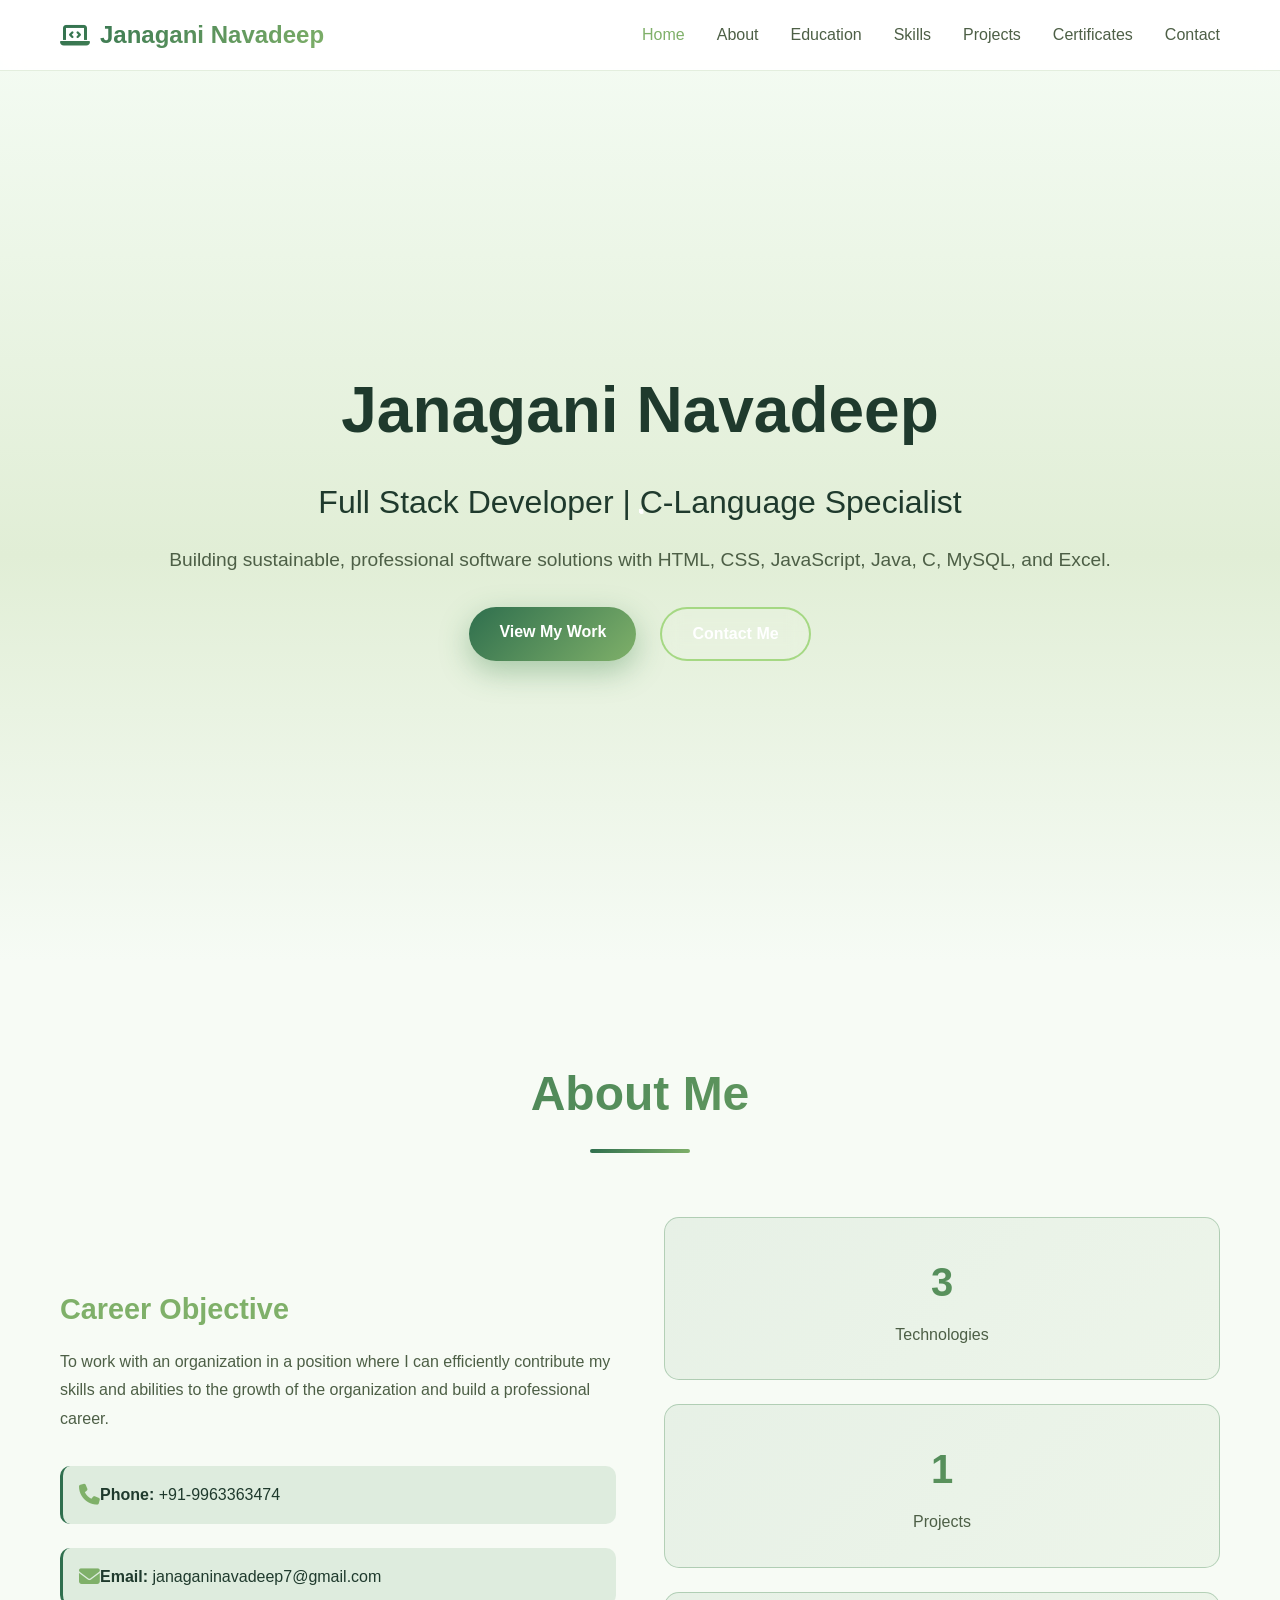
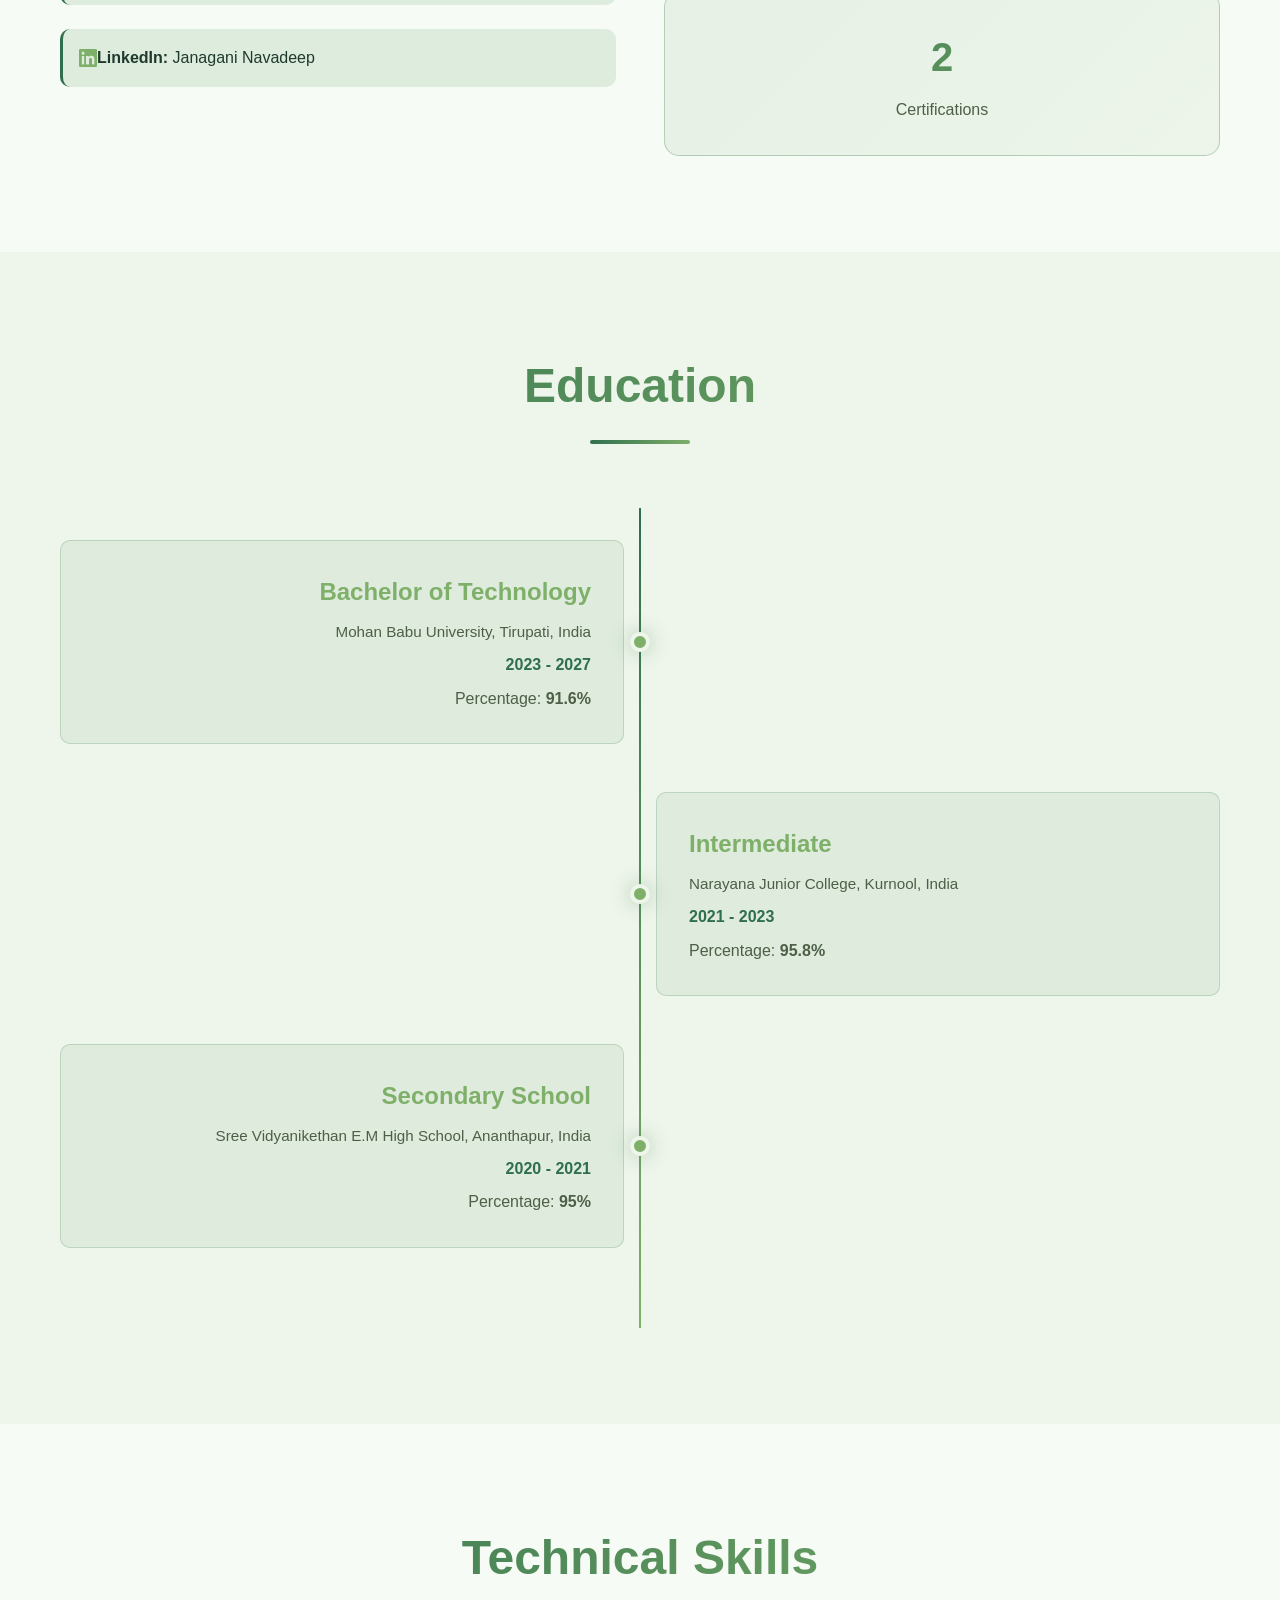
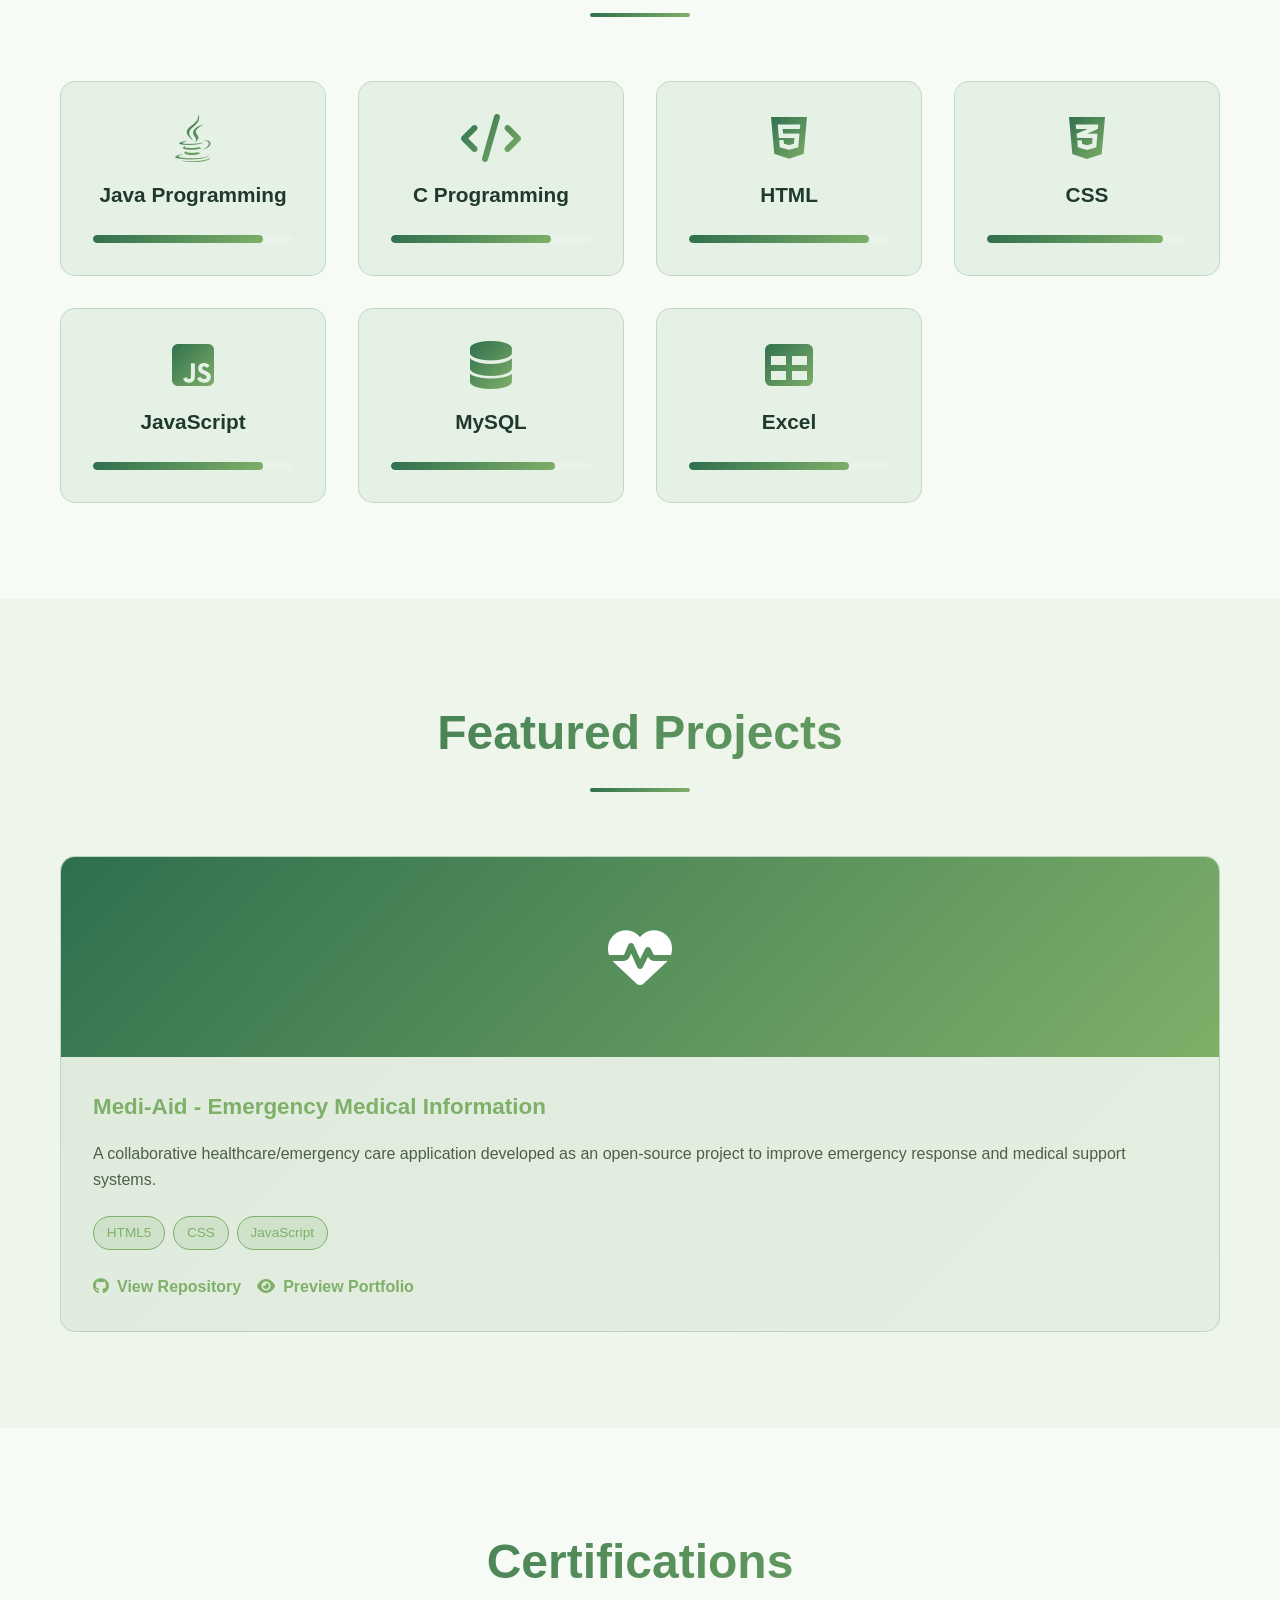
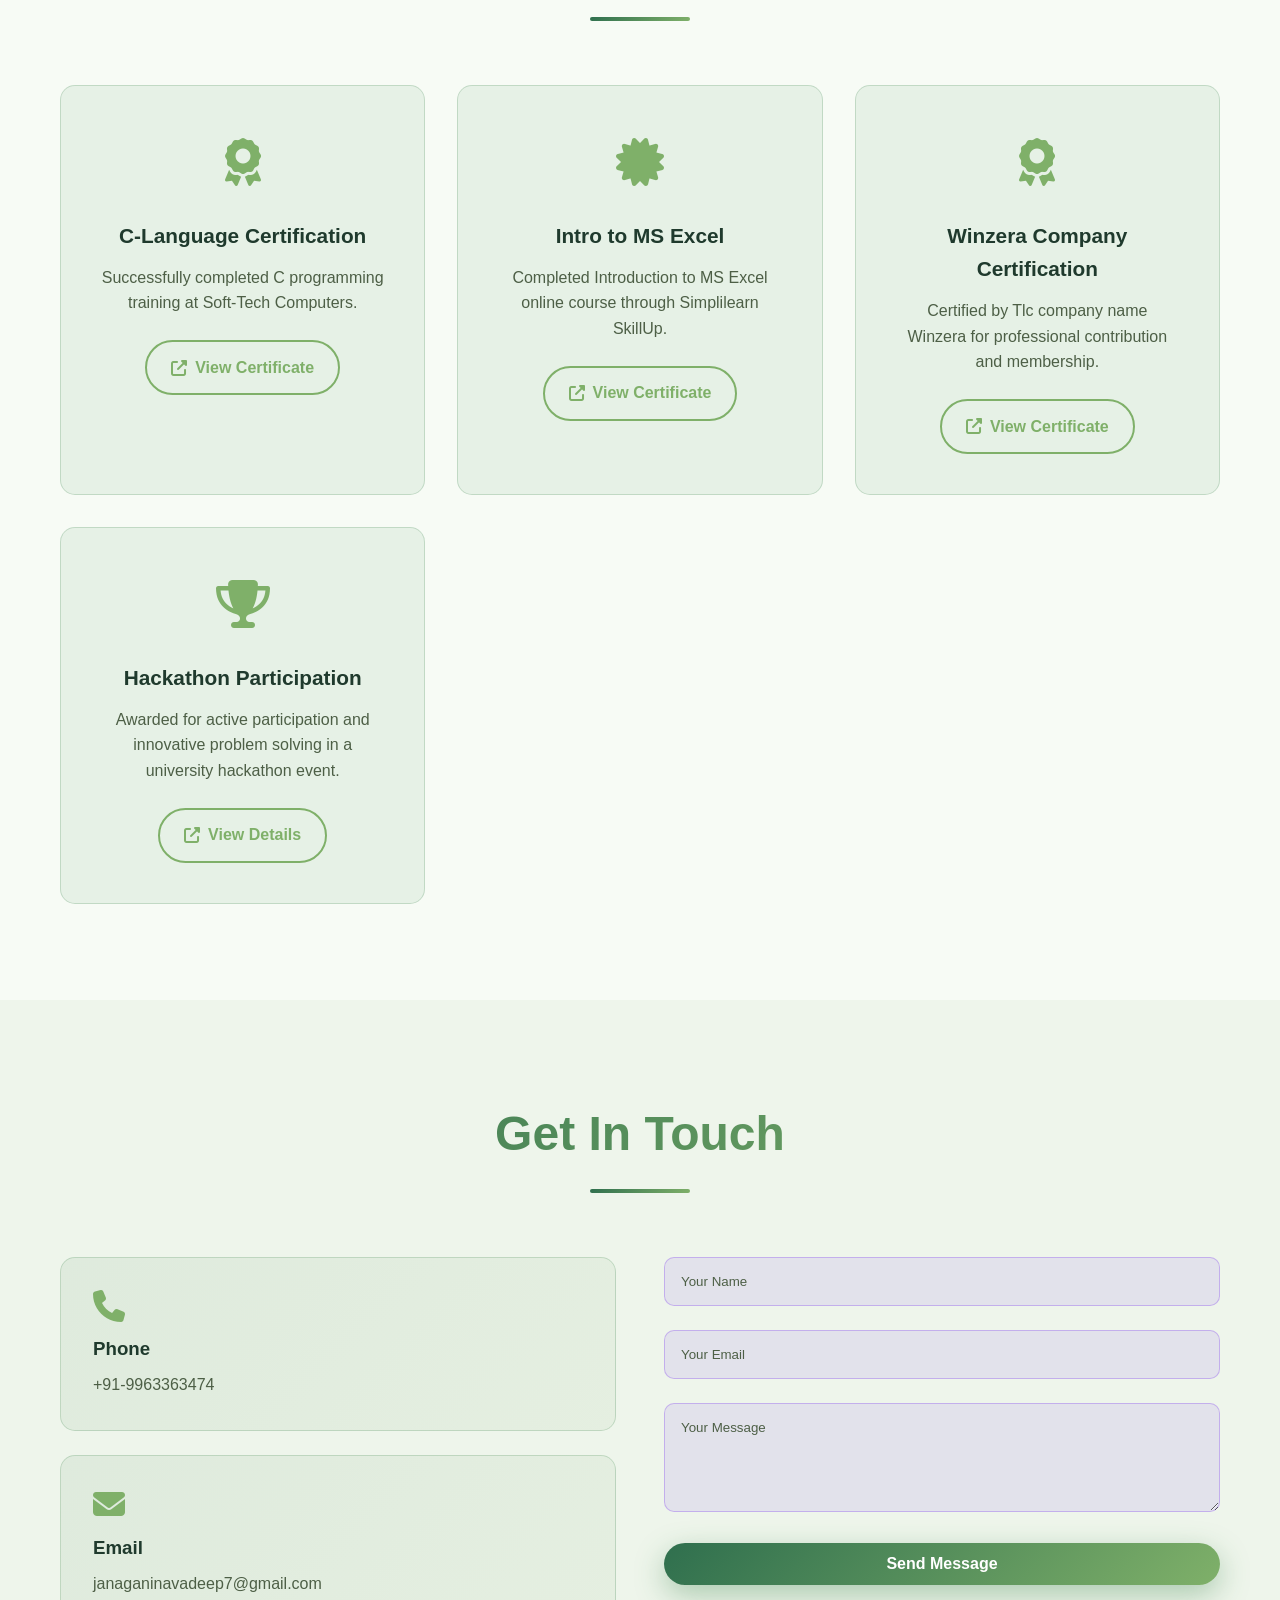
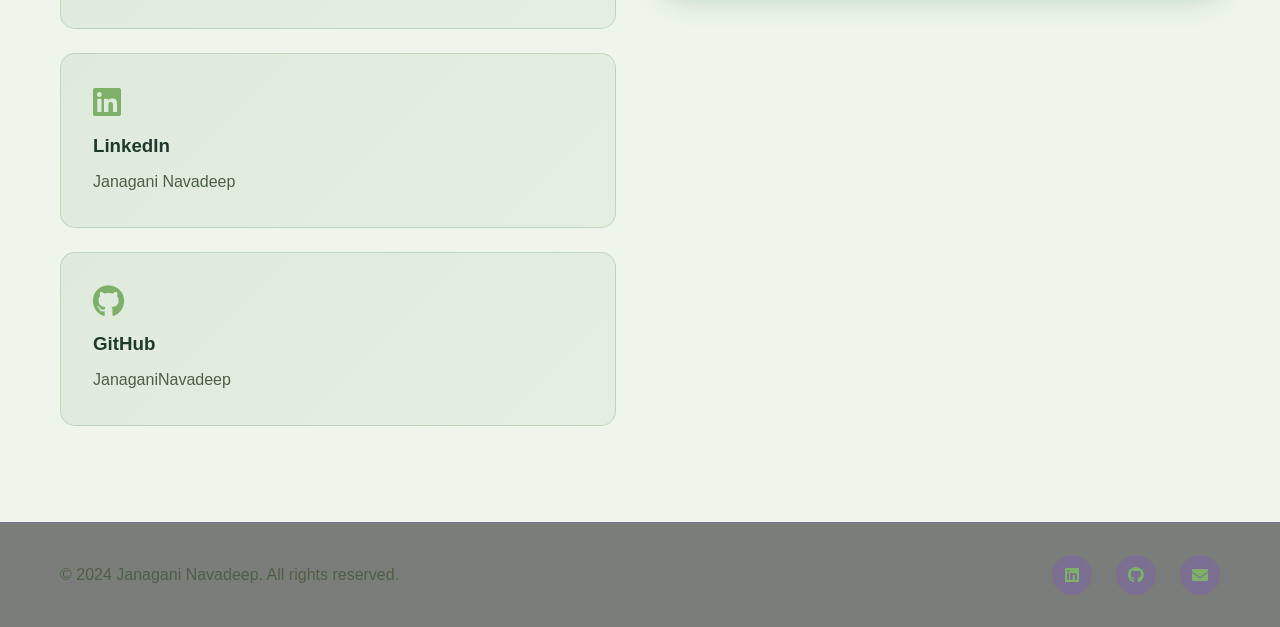
<file: index.html>
<!DOCTYPE html>
<html lang="en">

<head>
    <meta charset="UTF-8">
    <meta name="viewport" content="width=device-width, initial-scale=1.0">
    <title>Janagani Navadeep | Professional Portfolio</title>
    <link rel="stylesheet" href="styles.css">
    <link rel="stylesheet" href="https://cdnjs.cloudflare.com/ajax/libs/font-awesome/6.4.0/css/all.min.css">
</head>

<body>
    <!-- Navigation Bar -->
    <nav class="navbar">
        <div class="navbar-container">
            <div class="logo">
                <i class="fas fa-laptop-code"></i>
                <span>Janagani Navadeep</span>
            </div>
            <ul class="nav-menu">
                <li><a href="#home" class="nav-link">Home</a></li>
                <li><a href="#about" class="nav-link">About</a></li>
                <li><a href="#education" class="nav-link">Education</a></li>
                <li><a href="#skills" class="nav-link">Skills</a></li>
                <li><a href="#projects" class="nav-link">Projects</a></li>
                <li><a href="#certificates" class="nav-link">Certificates</a></li>
                <li><a href="#contact" class="nav-link">Contact</a></li>

            </ul>
            <div class="hamburger">
                <span></span>
                <span></span>
                <span></span>
            </div>
        </div>
    </nav>

    <!-- Hero Section -->
    <section id="home" class="hero">
        <div class="stars"></div>
        <div class="stars2"></div>
        <div class="stars3"></div>
        <div class="hero-content">
            <h1 class="hero-title">Janagani Navadeep</h1>
            <p class="hero-subtitle">Full Stack Developer | C-Language Specialist</p>
            <p class="hero-description">Building sustainable, professional software solutions with HTML, CSS,
                JavaScript, Java, C, MySQL, and Excel.</p>
            <div class="hero-buttons">
                <a href="#projects" class="btn btn-primary">View My Work</a>
                <a href="#contact" class="btn btn-secondary">Contact Me</a>
            </div>
        </div>
    </section>

    <!-- About Section -->
    <section id="about" class="about">
        <div class="container">
            <h2 class="section-title">About Me</h2>
            <div class="about-content">
                <div class="about-text">
                    <h3>Career Objective</h3>
                    <p>To work with an organization in a position where I can efficiently contribute my skills and
                        abilities to the growth of the organization and build a professional career.</p>

                    <div class="contact-info">
                        <div class="info-item">
                            <i class="fas fa-phone"></i>
                            <span><strong>Phone:</strong> +91-9963363474</span>
                        </div>
                        <div class="info-item">
                            <i class="fas fa-envelope"></i>
                            <span><strong>Email:</strong> janaganinavadeep7@gmail.com</span>
                        </div>
                        <div class="info-item">
                            <i class="fab fa-linkedin"></i>
                            <span><strong>LinkedIn:</strong> Janagani Navadeep</span>
                        </div>
                    </div>
                </div>
                <div class="about-stats">
                    <div class="stat-card">
                        <span class="stat-number">5+</span>
                        <span class="stat-label">Technologies</span>
                    </div>
                    <div class="stat-card">
                        <span class="stat-number">3+</span>
                        <span class="stat-label">Projects</span>
                    </div>
                    <div class="stat-card">
                        <span class="stat-number">4</span>
                        <span class="stat-label">Certifications</span>
                    </div>
                </div>
            </div>
        </div>
    </section>

    <!-- Education Section -->
    <section id="education" class="education">
        <div class="container">
            <h2 class="section-title">Education</h2>
            <div class="timeline">
                <div class="timeline-item">
                    <div class="timeline-marker"></div>
                    <div class="timeline-content">
                        <h3>Bachelor of Technology</h3>
                        <p class="institution">Mohan Babu University, Tirupati, India</p>
                        <p class="year">2023 - 2027</p>
                        <p class="percentage">Percentage: <strong>91.6%</strong></p>
                    </div>
                </div>
                <div class="timeline-item">
                    <div class="timeline-marker"></div>
                    <div class="timeline-content">
                        <h3>Intermediate</h3>
                        <p class="institution">Narayana Junior College, Kurnool, India</p>
                        <p class="year">2021 - 2023</p>
                        <p class="percentage">Percentage: <strong>95.8%</strong></p>
                    </div>
                </div>
                <div class="timeline-item">
                    <div class="timeline-marker"></div>
                    <div class="timeline-content">
                        <h3>Secondary School</h3>
                        <p class="institution">Sree Vidyanikethan E.M High School, Ananthapur, India</p>
                        <p class="year">2020 - 2021</p>
                        <p class="percentage">Percentage: <strong>95%</strong></p>
                    </div>
                </div>
            </div>
        </div>
    </section>

    <!-- Skills Section -->
    <section id="skills" class="skills">
        <div class="container">
            <h2 class="section-title">Technical Skills</h2>
            <div class="skills-grid">
                <div class="skill-card">
                    <i class="fab fa-java"></i>
                    <h3>Java Programming</h3>
                    <div class="progress-bar">
                        <div class="progress" style="width: 85%;"></div>
                    </div>
                </div>
                <div class="skill-card">
                    <i class="fas fa-code"></i>
                    <h3>C Programming</h3>
                    <div class="progress-bar">
                        <div class="progress" style="width: 80%;"></div>
                    </div>
                </div>
                <div class="skill-card">
                    <i class="fab fa-html5"></i>
                    <h3>HTML</h3>
                    <div class="progress-bar">
                        <div class="progress" style="width: 90%;"></div>
                    </div>
                </div>
                <div class="skill-card">
                    <i class="fab fa-css3-alt"></i>
                    <h3>CSS</h3>
                    <div class="progress-bar">
                        <div class="progress" style="width: 88%;"></div>
                    </div>
                </div>
                <div class="skill-card">
                    <i class="fab fa-js-square"></i>
                    <h3>JavaScript</h3>
                    <div class="progress-bar">
                        <div class="progress" style="width: 85%;"></div>
                    </div>
                </div>
                <div class="skill-card">
                    <i class="fas fa-database"></i>
                    <h3>MySQL</h3>
                    <div class="progress-bar">
                        <div class="progress" style="width: 82%;"></div>
                    </div>
                </div>
                <div class="skill-card">
                    <i class="fas fa-table"></i>
                    <h3>Excel</h3>
                    <div class="progress-bar">
                        <div class="progress" style="width: 80%;"></div>
                    </div>
                </div>
            </div>
        </div>
    </section>

    <!-- Projects Section -->
    <section id="projects" class="projects">
        <div class="container">
            <h2 class="section-title">Featured Projects</h2>
            <div class="projects-grid">
                <div class="project-card">
                    <div class="project-image">
                        <i class="fas fa-heartbeat"></i>
                    </div>
                    <div class="project-content">
                        <h3>Medi-Aid - Emergency Medical Information</h3>
                        <p>A collaborative healthcare/emergency care application developed as an open-source project to
                            improve emergency response and medical support systems.</p>
                        <div class="project-tech">
                            <span class="tech-tag">HTML5</span>
                            <span class="tech-tag">CSS</span>
                            <span class="tech-tag">JavaScript</span>
                        </div>
                        <div class="project-links">
                            <a href="https://github.com/JanaganiNavadeep/Mediaid-emergency-care/tree/main/wt"
                                target="_blank" class="project-link">
                                <i class="fab fa-github"></i> View Repository
                            </a>
                            <a href="javascript:void(0)" id="previewPortfolioLink" class="project-link">
                                <i class="fas fa-eye"></i> Preview Portfolio
                            </a>
                        </div>
                    </div>
                </div>
            </div>
        </div>
    </section>

    <!-- Certificates Section -->
    <section id="certificates" class="certificates">
        <div class="container">
            <h2 class="section-title">Certifications</h2>
            <div class="certificates-grid">
                <div class="certificate-card">
                    <div class="certificate-icon">
                        <i class="fas fa-award"></i>
                    </div>
                    <h3>C-Language Certification</h3>
                    <p>Successfully completed C programming training at Soft-Tech Computers.</p>
                    <a href="https://drive.google.com/file/d/1vI2g6z4Q6HSDHsRHibUfswodEVjBEhgS/view?usp=drivesdk"
                        target="_blank" class="cert-link">
                        <i class="fas fa-external-link-alt"></i> View Certificate
                    </a>
                </div>
                <div class="certificate-card">
                    <div class="certificate-icon">
                        <i class="fas fa-certificate"></i>
                    </div>
                    <h3>Intro to MS Excel</h3>
                    <p>Completed Introduction to MS Excel online course through Simplilearn SkillUp.</p>
                    <a href="https://drive.google.com/file/d/1H6KUUlVEndTEpTgO4X6GXUCTEnpUskMH/view?usp=drivesdk"
                        target="_blank" class="cert-link">
                        <i class="fas fa-external-link-alt"></i> View Certificate
                    </a>
                </div>
                <div class="certificate-card">
                    <div class="certificate-icon">
                        <i class="fas fa-award"></i>
                    </div>
                    <h3>Winzera Company Certification</h3>
                    <p>Certified by Tlc company name Winzera for professional contribution and membership.</p>
                    <a href="https://drive.google.com/file/d/1H6KUUlVEndTEpTgO4X6GXUCTEnpUskMH/view?usp=drivesdk"
                        target="_blank" class="cert-link">
                        <i class="fas fa-external-link-alt"></i> View Certificate
                    </a>
                </div>
                <div class="certificate-card">
                    <div class="certificate-icon">
                        <i class="fas fa-trophy"></i>
                    </div>
                    <h3>Hackathon Participation</h3>
                    <p>Awarded for active participation and innovative problem solving in a university hackathon event.
                    </p>
                    <a href="javascript:void(0)" class="cert-link" aria-label="View hackathon participation details">
                        <i class="fas fa-external-link-alt"></i> View Details
                    </a>
                </div>
            </div>
        </div>
    </section>

    <!-- Contact Section -->
    <section id="contact" class="contact">
        <div class="container">
            <h2 class="section-title">Get In Touch</h2>
            <div class="contact-content">
                <div class="contact-info-grid">
                    <a href="tel:+919963363474" class="contact-card">
                        <i class="fas fa-phone"></i>
                        <h3>Phone</h3>
                        <p>+91-9963363474</p>
                    </a>
                    <a href="mailto:janaganinavadeep7@gmail.com" class="contact-card">
                        <i class="fas fa-envelope"></i>
                        <h3>Email</h3>
                        <p>janaganinavadeep7@gmail.com</p>
                    </a>
                    <a href="https://linkedin.com/in/janagani-navadeep" target="_blank" class="contact-card">
                        <i class="fab fa-linkedin"></i>
                        <h3>LinkedIn</h3>
                        <p>Janagani Navadeep</p>
                    </a>
                    <a href="https://github.com/JanaganiNavadeep" target="_blank" class="contact-card">
                        <i class="fab fa-github"></i>
                        <h3>GitHub</h3>
                        <p>JanaganiNavadeep</p>
                    </a>
                </div>
                <form class="contact-form" id="contactForm">
                    <div class="form-group">
                        <input type="text" name="name" id="contactName" placeholder="Your Name" required
                            autocomplete="name">
                    </div>
                    <div class="form-group">
                        <input type="email" name="email" id="contactEmail" placeholder="Your Email" required
                            autocomplete="email">
                    </div>
                    <div class="form-group">
                        <textarea name="message" id="contactMessage" placeholder="Your Message" rows="5"
                            required></textarea>
                    </div>
                    <button type="submit" class="btn btn-primary">Send Message</button>
                </form>
            </div>
        </div>
    </section>

    <!-- Footer -->
    <footer class="footer">
        <div class="container">
            <p>&copy; 2024 Janagani Navadeep. All rights reserved.</p>
            <div class="social-links">
                <a href="https://linkedin.com/in/janagani-navadeep" target="_blank"><i class="fab fa-linkedin"></i></a>
                <a href="https://github.com/JanaganiNavadeep" target="_blank"><i class="fab fa-github"></i></a>
                <a href="mailto:janaganinavadeep7@gmail.com"><i class="fas fa-envelope"></i></a>
            </div>
        </div>
    </footer>

    <!-- Portfolio Preview Modal -->
    <div id="portfolioPreviewModal" class="modal" aria-hidden="true">
        <div class="modal-backdrop"></div>
        <div class="modal-content">
            <button class="modal-close" id="portfolioPreviewClose" aria-label="Close preview">&times;</button>
            <h3>Portfolio Preview</h3>
            <pre id="portfolioPreviewContent" class="portfolio-preview">Loading...</pre>
        </div>
    </div>

    <script src="script.js"></script>
</body>

</html>
</file>
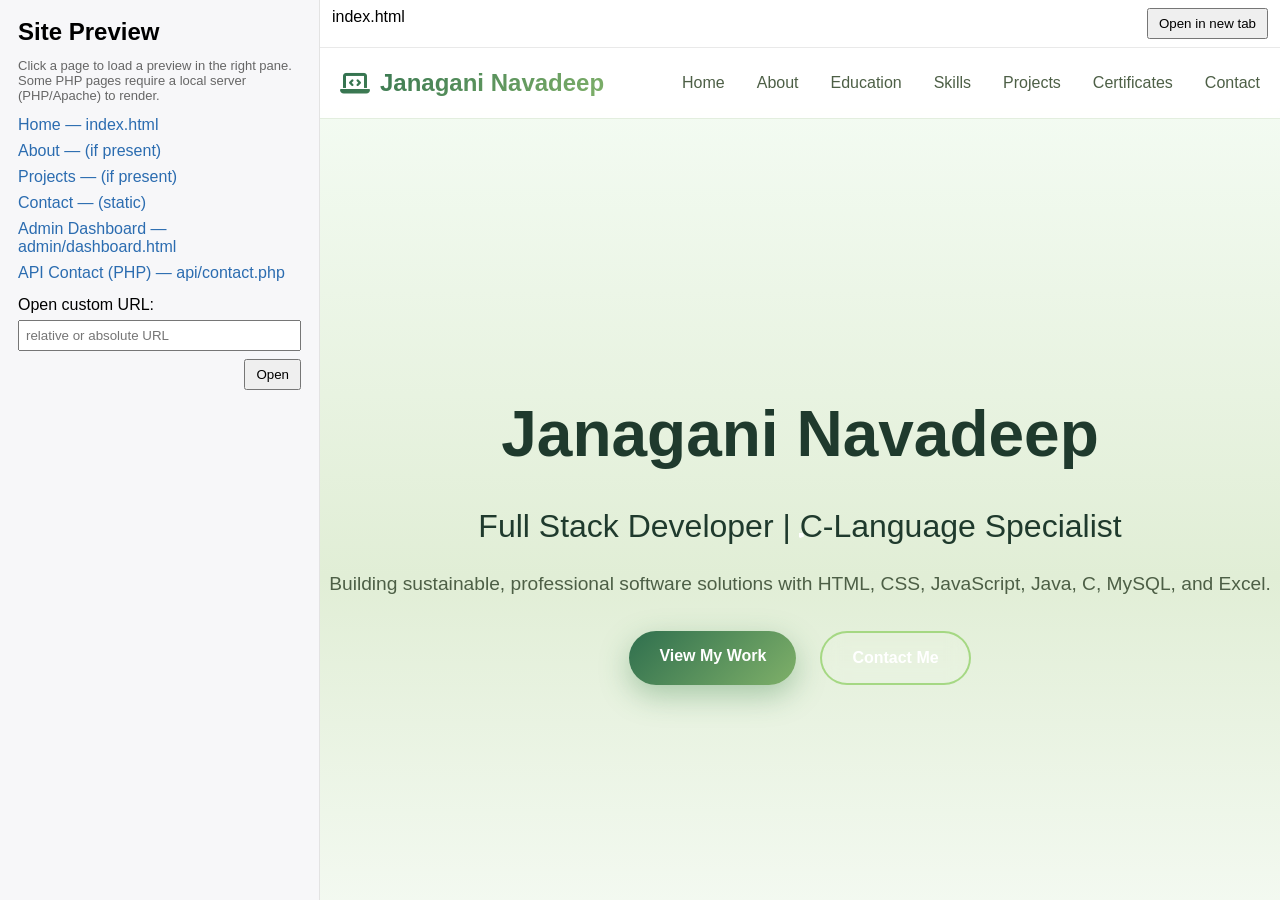
<file: preview.html>
<!DOCTYPE html>
<html lang="en">
<head>
    <meta charset="utf-8">
    <meta name="viewport" content="width=device-width,initial-scale=1">
    <title>Site Preview</title>
    <style>
        body{font-family:Arial,Helvetica,sans-serif;margin:0;display:flex;height:100vh}
        .sidebar{width:320px;background:#f7f7f9;border-right:1px solid #e3e3e3;padding:18px;box-sizing:border-box;overflow:auto}
        .sidebar h2{margin:0 0 12px}
        .pages{list-style:none;padding:0;margin:0}
        .pages li{margin:8px 0}
        .pages a{color:#2b6cb0;text-decoration:none}
        .controls{margin-top:14px}
        .preview-wrap{flex:1;display:flex;flex-direction:column}
        .preview-toolbar{padding:8px 12px;border-bottom:1px solid #e9e9e9;background:#fff}
        .preview-frame{flex:1;border:0;width:100%}
        .note{font-size:13px;color:#666;margin-top:8px}
        button{padding:6px 10px;margin-left:6px}
    </style>
</head>
<body>
    <aside class="sidebar">
        <h2>Site Preview</h2>
        <p class="note">Click a page to load a preview in the right pane. Some PHP pages require a local server (PHP/Apache) to render.</p>
        <ul class="pages" id="pagesList">
            <li><a href="#" data-src="index.html">Home — index.html</a></li>
            <li><a href="#" data-src="about.html">About — (if present)</a></li>
            <li><a href="#" data-src="projects.html">Projects — (if present)</a></li>
            <li><a href="#" data-src="contact.html">Contact — (static)</a></li>
            <li><a href="#" data-src="admin/dashboard.html">Admin Dashboard — admin/dashboard.html</a></li>
            <li><a href="#" data-src="./api/contact.php">API Contact (PHP) — api/contact.php</a></li>
        </ul>
        <div class="controls">
            <label for="customUrl">Open custom URL:</label>
            <input id="customUrl" placeholder="relative or absolute URL" style="width:100%;padding:6px;margin-top:6px;box-sizing:border-box">
            <div style="margin-top:8px;text-align:right">
                <button id="openBtn">Open</button>
            </div>
        </div>
    </aside>

    <div class="preview-wrap">
        <div class="preview-toolbar">
            <span id="currentPath">No page loaded</span>
            <span style="float:right">
                <button id="openNew">Open in new tab</button>
            </span>
        </div>
        <iframe id="previewFrame" class="preview-frame" src="about:blank"></iframe>
    </div>

    <script>
        const pagesList = document.getElementById('pagesList');
        const frame = document.getElementById('previewFrame');
        const currentPath = document.getElementById('currentPath');
        const openBtn = document.getElementById('openBtn');
        const customUrl = document.getElementById('customUrl');
        const openNew = document.getElementById('openNew');

        pagesList.addEventListener('click', e => {
            const a = e.target.closest('a');
            if (!a) return;
            e.preventDefault();
            const src = a.getAttribute('data-src');
            if (!src) return;
            loadPreview(src);
        });

        openBtn.addEventListener('click', () => {
            const url = customUrl.value.trim();
            if (!url) return alert('Enter a URL or path to preview.');
            loadPreview(url);
        });

        openNew.addEventListener('click', () => {
            const src = frame.src;
            if (!src || src === 'about:blank') return alert('No preview loaded');
            window.open(src, '_blank');
        });

        function loadPreview(src){
            // If a relative path is given, ensure it is relative to this folder
            frame.src = src;
            currentPath.textContent = src;
        }

        // If a `src` query parameter is provided, load that page; otherwise load index
        const params = new URLSearchParams(window.location.search);
        const initial = params.get('src');
        if (initial) {
            loadPreview(initial);
        } else {
            loadPreview('index.html');
        }
    </script>
</body>
</html>
</file>
<file: styles.css>
/* ============================================
   PROFESSIONAL PORTFOLIO - CSS STYLING
   ============================================ */

:root {
    --primary-color: #2f6f4e;
    --secondary-color: #7fb069;
    --accent-color: #b5d99c;
    --dark-bg: #eef5eb;
    --light-bg: #f7fbf5;
    --text-primary: #1f3a2d;
    --text-secondary: #4d5f46;
    --gradient-primary: linear-gradient(135deg, #2f6f4e 0%, #7fb069 100%);
    --gradient-secondary: linear-gradient(135deg, #eef5eb 0%, #d8efc8 100%);
    --transition: all 0.3s ease;
}

* {
    margin: 0;
    padding: 0;
    box-sizing: border-box;
}

html {
    scroll-behavior: smooth;
}

body {
    font-family: 'Inter', 'Roboto', sans-serif;
    background: linear-gradient(180deg, #f7fbf5 0%, #e6f2de 50%, #f7fbf5 100%);
    color: var(--text-primary);
    line-height: 1.6;
    overflow-x: hidden;
}

.container {
    max-width: 1200px;
    margin: 0 auto;
    padding: 0 20px;
}

/* ============================================
   NAVIGATION BAR
   ============================================ */

.navbar {
    position: fixed;
    top: 0;
    width: 100%;
    background: rgba(255, 255, 255, 0.92);
    backdrop-filter: blur(10px);
    z-index: 1000;
    border-bottom: 1px solid rgba(127, 176, 105, 0.22);
    transition: var(--transition);
}

.navbar-container {
    max-width: 1200px;
    margin: 0 auto;
    padding: 1rem 20px;
    display: flex;
    justify-content: space-between;
    align-items: center;
}

.logo {
    display: flex;
    align-items: center;
    gap: 10px;
    font-size: 1.5rem;
    font-weight: 700;
    background: var(--gradient-primary);
    -webkit-background-clip: text;
    -webkit-text-fill-color: transparent;
    background-clip: text;
}

.logo i {
    color: var(--secondary-color);
}

.nav-menu {
    display: flex;
    list-style: none;
    gap: 2rem;
}

.nav-link {
    color: var(--text-secondary);
    text-decoration: none;
    font-weight: 500;
    transition: var(--transition);
    position: relative;
}

.nav-link::after {
    content: '';
    position: absolute;
    bottom: -5px;
    left: 0;
    width: 0;
    height: 2px;
    background: var(--gradient-primary);
    transition: var(--transition);
}

.nav-link:hover {
    color: var(--secondary-color);
}

.nav-link:hover::after {
    width: 100%;
}

.hamburger {
    display: none;
    flex-direction: column;
    cursor: pointer;
}

.hamburger span {
    width: 25px;
    height: 3px;
    background: var(--primary-color);
    margin: 5px 0;
    transition: var(--transition);
    border-radius: 2px;
}

/* ============================================
   HERO SECTION
   ============================================ */

.hero {
    margin-top: 60px;
    min-height: 100vh;
    display: flex;
    align-items: center;
    justify-content: center;
    background: linear-gradient(180deg, #f3fbf2 0%, #e1eed6 55%, #f6fbf5 100%);
    position: relative;
    overflow: hidden;
}

.stars, .stars2, .stars3 {
    position: absolute;
    width: 2px;
    height: 2px;
    background: white;
    border-radius: 50%;
}

.stars {
    animation: twinkle 3s infinite;
}

.stars2 {
    animation: twinkle 2s infinite;
}

.stars3 {
    animation: twinkle 4s infinite;
}

@keyframes twinkle {
    0%, 100% { opacity: 0; }
    50% { opacity: 1; }
}

.hero-content {
    text-align: center;
    z-index: 2;
    animation: slideUp 1s ease-out;
}

@keyframes slideUp {
    from {
        opacity: 0;
        transform: translateY(30px);
    }
    to {
        opacity: 1;
        transform: translateY(0);
    }
}

.hero-title {
    font-size: 4rem;
    font-weight: 800;
    margin-bottom: 1rem;
    color: var(--text-primary);
}

.hero-subtitle {
    font-size: 2rem;
    color: var(--text-primary);
    margin-bottom: 1rem;
}

.hero-description {
    font-size: 1.2rem;
    color: var(--text-secondary);
    margin-bottom: 2rem;
}

.hero-buttons {
    display: flex;
    gap: 1.5rem;
    justify-content: center;
    flex-wrap: wrap;
}

.btn {
    padding: 12px 30px;
    font-size: 1rem;
    border: none;
    border-radius: 50px;
    cursor: pointer;
    text-decoration: none;
    transition: var(--transition);
    font-weight: 600;
    display: inline-block;
}

.btn-primary {
    background: var(--gradient-primary);
    color: white;
    box-shadow: 0 10px 30px rgba(47, 122, 63, 0.35);
}

.btn-primary:hover {
    transform: translateY(-3px);
    box-shadow: 0 15px 40px rgba(47, 122, 63, 0.55);
}

.btn-secondary {
    background: rgba(255, 255, 255, 0.08);
    color: white;
    border: 2px solid rgba(143, 207, 100, 0.75);
    backdrop-filter: blur(10px);
}

.btn-secondary:hover {
    background: rgba(255, 255, 255, 0.16);
    transform: translateY(-3px);
}

/* ============================================
   SECTION STYLES
   ============================================ */

section {
    padding: 6rem 0;
    position: relative;
}

.section-title {
    font-size: 3rem;
    font-weight: 800;
    text-align: center;
    margin-bottom: 4rem;
    background: var(--gradient-primary);
    -webkit-background-clip: text;
    -webkit-text-fill-color: transparent;
    background-clip: text;
    position: relative;
}

.section-title::after {
    content: '';
    display: block;
    width: 100px;
    height: 4px;
    background: var(--gradient-primary);
    margin: 1rem auto 0;
    border-radius: 2px;
}

/* ============================================
   ABOUT SECTION
   ============================================ */

.about {
    background: var(--light-bg);
}

.about-content {
    display: grid;
    grid-template-columns: 1fr 1fr;
    gap: 3rem;
    align-items: center;
}

.about-text h3 {
    font-size: 1.8rem;
    margin-bottom: 1rem;
    color: var(--secondary-color);
}

.about-text p {
    color: var(--text-secondary);
    margin-bottom: 2rem;
    line-height: 1.8;
}

.contact-info {
    display: flex;
    flex-direction: column;
    gap: 1.5rem;
}

.info-item {
    display: flex;
    align-items: center;
    background: rgba(47, 122, 63, 0.12);
    padding: 1rem;
    border-radius: 10px;
    border-left: 3px solid var(--primary-color);
    transition: var(--transition);
}

.info-item:hover {
    background: rgba(47, 122, 63, 0.18);
    transform: translateX(10px);
}

.info-item i {
    color: var(--secondary-color);
    font-size: 1.3rem;
}

.about-stats {
    display: grid;
    grid-template-columns: 1fr;
    gap: 1.5rem;
}

.stat-card {
    background: linear-gradient(135deg, rgba(47, 122, 63, 0.08) 0%, rgba(125, 177, 111, 0.08) 100%);
    padding: 2rem;
    border-radius: 15px;
    text-align: center;
    border: 1px solid rgba(47, 122, 63, 0.3);
    transition: var(--transition);
}

.stat-card:hover {
    transform: translateY(-5px);
    border: 1px solid var(--secondary-color);
}

.stat-number {
    display: block;
    font-size: 2.5rem;
    font-weight: 800;
    background: var(--gradient-primary);
    -webkit-background-clip: text;
    -webkit-text-fill-color: transparent;
    background-clip: text;
}

.stat-label {
    display: block;
    color: var(--text-secondary);
    margin-top: 0.5rem;
}

/* ============================================
   EDUCATION SECTION
   ============================================ */

.education {
    background: var(--dark-bg);
}

.timeline {
    position: relative;
    padding: 2rem 0;
}

.timeline::before {
    content: '';
    position: absolute;
    left: 50%;
    top: 0;
    bottom: 0;
    width: 2px;
    background: var(--gradient-primary);
    transform: translateX(-50%);
}

.timeline-item {
    margin-bottom: 3rem;
    display: grid;
    grid-template-columns: 1fr 1fr;
    gap: 2rem;
    align-items: center;
}

.timeline-item:nth-child(odd) .timeline-content {
    text-align: right;
}

.timeline-item:nth-child(even) {
    direction: rtl;
}

.timeline-item:nth-child(even) .timeline-content {
    direction: ltr;
}

.timeline-marker {
    width: 20px;
    height: 20px;
    background: var(--secondary-color);
    border: 4px solid var(--dark-bg);
    border-radius: 50%;
    position: absolute;
    left: 50%;
    transform: translateX(-50%);
    box-shadow: 0 0 20px rgba(47, 122, 63, 0.35);
}

.timeline-content {
    background: rgba(47, 122, 63, 0.08);
    padding: 2rem;
    border-radius: 10px;
    border: 1px solid rgba(47, 122, 63, 0.2);
    transition: var(--transition);
}

.timeline-content:hover {
    background: rgba(47, 122, 63, 0.12);
    transform: translateY(-5px);
    border-color: var(--primary-color);
}

.timeline-content h3 {
    font-size: 1.5rem;
    color: var(--secondary-color);
    margin-bottom: 0.5rem;
}

.institution {
    color: var(--text-secondary);
    font-size: 0.95rem;
}

.year {
    color: var(--primary-color);
    font-weight: 600;
    margin: 0.5rem 0;
}

.percentage {
    color: var(--text-secondary);
}

/* ============================================
   SKILLS SECTION
   ============================================ */

.skills {
    background: var(--light-bg);
}

.skills-grid {
    display: grid;
    grid-template-columns: repeat(auto-fit, minmax(250px, 1fr));
    gap: 2rem;
}

.skill-card {
    background: rgba(47, 122, 63, 0.08);
    padding: 2rem;
    border-radius: 15px;
    border: 1px solid rgba(47, 122, 63, 0.2);
    transition: var(--transition);
    text-align: center;
}

.skill-card:hover {
    background: rgba(47, 122, 63, 0.12);
    transform: translateY(-10px);
    border: 1px solid var(--secondary-color);
    box-shadow: 0 15px 40px rgba(47, 122, 63, 0.2);
}

.skill-card i {
    font-size: 3rem;
    background: var(--gradient-primary);
    -webkit-background-clip: text;
    -webkit-text-fill-color: transparent;
    background-clip: text;
    margin-bottom: 1rem;
}

.skill-card h3 {
    font-size: 1.3rem;
    margin-bottom: 1.5rem;
    color: var(--text-primary);
}

.progress-bar {
    width: 100%;
    height: 8px;
    background: rgba(255, 255, 255, 0.1);
    border-radius: 10px;
    overflow: hidden;
}

.progress {
    height: 100%;
    background: var(--gradient-primary);
    border-radius: 10px;
    animation: progressAnimation 1.5s ease-out;
}

@keyframes progressAnimation {
    from {
        width: 0 !important;
    }
}

/* ============================================
   PROJECTS SECTION
   ============================================ */

.projects {
    background: var(--dark-bg);
}

.projects-grid {
    display: grid;
    grid-template-columns: repeat(auto-fit, minmax(300px, 1fr));
    gap: 2.5rem;
}

.project-card {
    background: linear-gradient(135deg, rgba(47, 122, 63, 0.08) 0%, rgba(125, 177, 111, 0.08) 100%);
    border: 1px solid rgba(47, 122, 63, 0.2);
    border-radius: 15px;
    overflow: hidden;
    transition: var(--transition);
}

.project-card:hover {
    transform: translateY(-10px);
    border: 1px solid var(--secondary-color);
    box-shadow: 0 20px 50px rgba(47, 122, 63, 0.25);
}

.project-image {
    width: 100%;
    height: 200px;
    background: var(--gradient-primary);
    display: flex;
    align-items: center;
    justify-content: center;
    font-size: 4rem;
    color: white;
    transition: var(--transition);
}

.project-card:hover .project-image {
    background: var(--gradient-secondary);
}

.project-content {
    padding: 2rem;
}

.project-content h3 {
    font-size: 1.4rem;
    margin-bottom: 1rem;
    color: var(--secondary-color);
}

.project-content p {
    color: var(--text-secondary);
    margin-bottom: 1.5rem;
    line-height: 1.6;
}

.project-tech {
    display: flex;
    flex-wrap: wrap;
    gap: 0.5rem;
    margin-bottom: 1.5rem;
}

.tech-tag {
    background: rgba(125, 177, 111, 0.18);
    color: var(--secondary-color);
    padding: 0.3rem 0.8rem;
    border-radius: 20px;
    font-size: 0.85rem;
    border: 1px solid var(--secondary-color);
}

.project-links {
    display: flex;
    gap: 1rem;
}

.project-link {
    display: inline-flex;
    align-items: center;
    gap: 0.5rem;
    color: var(--secondary-color);
    text-decoration: none;
    font-weight: 600;
    transition: var(--transition);
}

.project-link:hover {
    color: var(--accent-color);
}

/* ============================================
   CERTIFICATES SECTION
   ============================================ */

.certificates {
    background: var(--light-bg);
}

.certificates-grid {
    display: grid;
    grid-template-columns: repeat(auto-fit, minmax(280px, 1fr));
    gap: 2rem;
}

.certificate-card {
    background: rgba(47, 122, 63, 0.08);
    padding: 2.5rem;
    border-radius: 15px;
    border: 1px solid rgba(47, 122, 63, 0.2);
    text-align: center;
    transition: var(--transition);
}

.certificate-card:hover {
    transform: translateY(-10px);
    background: rgba(47, 122, 63, 0.12);
    border: 1px solid var(--primary-color);
}

.certificate-icon {
    font-size: 3rem;
    color: var(--secondary-color);
    margin-bottom: 1rem;
}

.certificate-card h3 {
    font-size: 1.3rem;
    margin-bottom: 0.8rem;
    color: var(--text-primary);
}

.certificate-card p {
    color: var(--text-secondary);
    margin-bottom: 1.5rem;
}

.cert-link {
    display: inline-flex;
    align-items: center;
    gap: 0.5rem;
    color: var(--secondary-color);
    text-decoration: none;
    font-weight: 600;
    padding: 0.8rem 1.5rem;
    border: 2px solid var(--secondary-color);
    border-radius: 50px;
    transition: var(--transition);
}

.cert-link:hover {
    background: var(--secondary-color);
    color: var(--dark-bg);
}

/* ============================================
   CONTACT SECTION
   ============================================ */

.contact {
    background: var(--dark-bg);
}

.contact-content {
    display: grid;
    grid-template-columns: 1fr 1fr;
    gap: 3rem;
}

.contact-info-grid {
    display: grid;
    grid-template-columns: 1fr;
    gap: 1.5rem;
}

.contact-card {
    background: linear-gradient(135deg, rgba(47, 122, 63, 0.08) 0%, rgba(125, 177, 111, 0.08) 100%);
    padding: 2rem;
    border-radius: 15px;
    border: 1px solid rgba(47, 122, 63, 0.2);
    text-decoration: none;
    color: inherit;
    transition: var(--transition);
}

.contact-card:hover {
    transform: translateX(10px);
    border: 1px solid var(--secondary-color);
    box-shadow: 0 10px 30px rgba(47, 122, 63, 0.2);
}

.contact-card i {
    font-size: 2rem;
    color: var(--secondary-color);
    margin-bottom: 0.8rem;
    display: block;
}

.contact-card h3 {
    color: var(--text-primary);
    margin-bottom: 0.5rem;
}

.contact-card p {
    color: var(--text-secondary);
}

.contact-form {
    display: flex;
    flex-direction: column;
    gap: 1.5rem;
}

.form-group {
    position: relative;
}

.form-group input,
.form-group textarea {
    width: 100%;
    padding: 1rem;
    background: rgba(124, 58, 237, 0.1);
    border: 1px solid rgba(124, 58, 237, 0.3);
    border-radius: 10px;
    color: var(--text-primary);
    font-family: inherit;
    transition: var(--transition);
}

.form-group input:focus,
.form-group textarea:focus {
    outline: none;
    background: rgba(124, 58, 237, 0.2);
    border: 1px solid var(--secondary-color);
    box-shadow: 0 0 20px rgba(124, 58, 237, 0.2);
}

.form-group input::placeholder,
.form-group textarea::placeholder {
    color: var(--text-secondary);
}

/* ============================================
   FOOTER
   ============================================ */

.footer {
    background: rgba(0, 0, 0, 0.5);
    border-top: 1px solid rgba(124, 58, 237, 0.2);
    padding: 2rem 0;
    text-align: center;
}

.footer .container {
    display: flex;
    justify-content: space-between;
    align-items: center;
    flex-wrap: wrap;
    gap: 1rem;
}

.footer p {
    color: var(--text-secondary);
}

.social-links {
    display: flex;
    gap: 1.5rem;
}

.social-links a {
    width: 40px;
    height: 40px;
    display: flex;
    align-items: center;
    justify-content: center;
    background: rgba(124, 58, 237, 0.2);
    border-radius: 50%;
    color: var(--secondary-color);
    text-decoration: none;
    transition: var(--transition);
}

.social-links a:hover {
    background: var(--secondary-color);
    color: var(--dark-bg);
    transform: translateY(-3px);
}

/* ============================================
   RESPONSIVE DESIGN
   ============================================ */

@media (max-width: 768px) {
    .hamburger {
        display: flex;
    }

    .nav-menu {
        display: none;
    }

    .nav-menu.active {
        display: flex;
        position: fixed;
        flex-direction: column;
        top: 70px;
        left: 0;
        width: 100%;
        background: var(--dark-bg);
        text-align: center;
        gap: 0;
    }

    .nav-link {
        padding: 1rem 0;
        border-bottom: 1px solid rgba(124, 58, 237, 0.2);
    }

    .hero-title {
        font-size: 2.5rem;
    }

    .hero-subtitle {
        font-size: 1.3rem;
    }

    .hero-buttons {
        flex-direction: column;
        gap: 1rem;
    }

    .btn {
        width: 100%;
    }

    .about-content {
        grid-template-columns: 1fr;
    }

    .timeline::before {
        left: 20px;
    }

    .timeline-item {
        grid-template-columns: 1fr;
        margin-left: 60px;
    }

    .timeline-marker {
        left: 20px;
    }

    .timeline-item:nth-child(odd) .timeline-content,
    .timeline-item:nth-child(even) .timeline-content {
        text-align: left;
    }

    .skills-grid {
        grid-template-columns: 1fr;
    }

    .contact-content {
        grid-template-columns: 1fr;
    }

    .footer .container {
        flex-direction: column;
    }

    .section-title {
        font-size: 2rem;
    }
}

@media (max-width: 480px) {
    .navbar-container {
        padding: 1rem 10px;
    }

    .logo {
        font-size: 1.2rem;
    }

    .hero-title {
        font-size: 2rem;
    }

    .hero-subtitle {
        font-size: 1rem;
    }

    .section-title {
        font-size: 1.8rem;
    }

    .about-stats {
        grid-template-columns: 1fr;
    }
}

/* ============================================
   PORTFOLIO PREVIEW MODAL
   ============================================ */
.modal {
    position: fixed;
    inset: 0;
    display: none;
    align-items: center;
    justify-content: center;
    z-index: 3000;
}

.modal.open {
    display: flex;
}

.modal-backdrop {
    position: absolute;
    inset: 0;
    background: rgba(0,0,0,0.6);
    backdrop-filter: blur(2px);
}

.modal-content {
    position: relative;
    background: linear-gradient(180deg, #0b1220 0%, #111827 100%);
    border-radius: 12px;
    padding: 1.5rem;
    width: min(1100px, 95%);
    max-height: 85vh;
    overflow: auto;
    box-shadow: 0 20px 60px rgba(0,0,0,0.6);
    border: 1px solid rgba(124,58,237,0.15);
    z-index: 3100;
}

.modal-close {
    position: absolute;
    right: 12px;
    top: 8px;
    background: transparent;
    border: none;
    color: var(--text-secondary);
    font-size: 1.6rem;
    cursor: pointer;
}

.portfolio-preview {
    background: #0b1220;
    color: #d1d5db;
    padding: 1rem;
    border-radius: 8px;
    font-size: 0.9rem;
    line-height: 1.4;
    white-space: pre-wrap;
}

@media (max-width: 640px) {
    .modal-content { width: 95%; padding: 1rem; }
}
</file>
